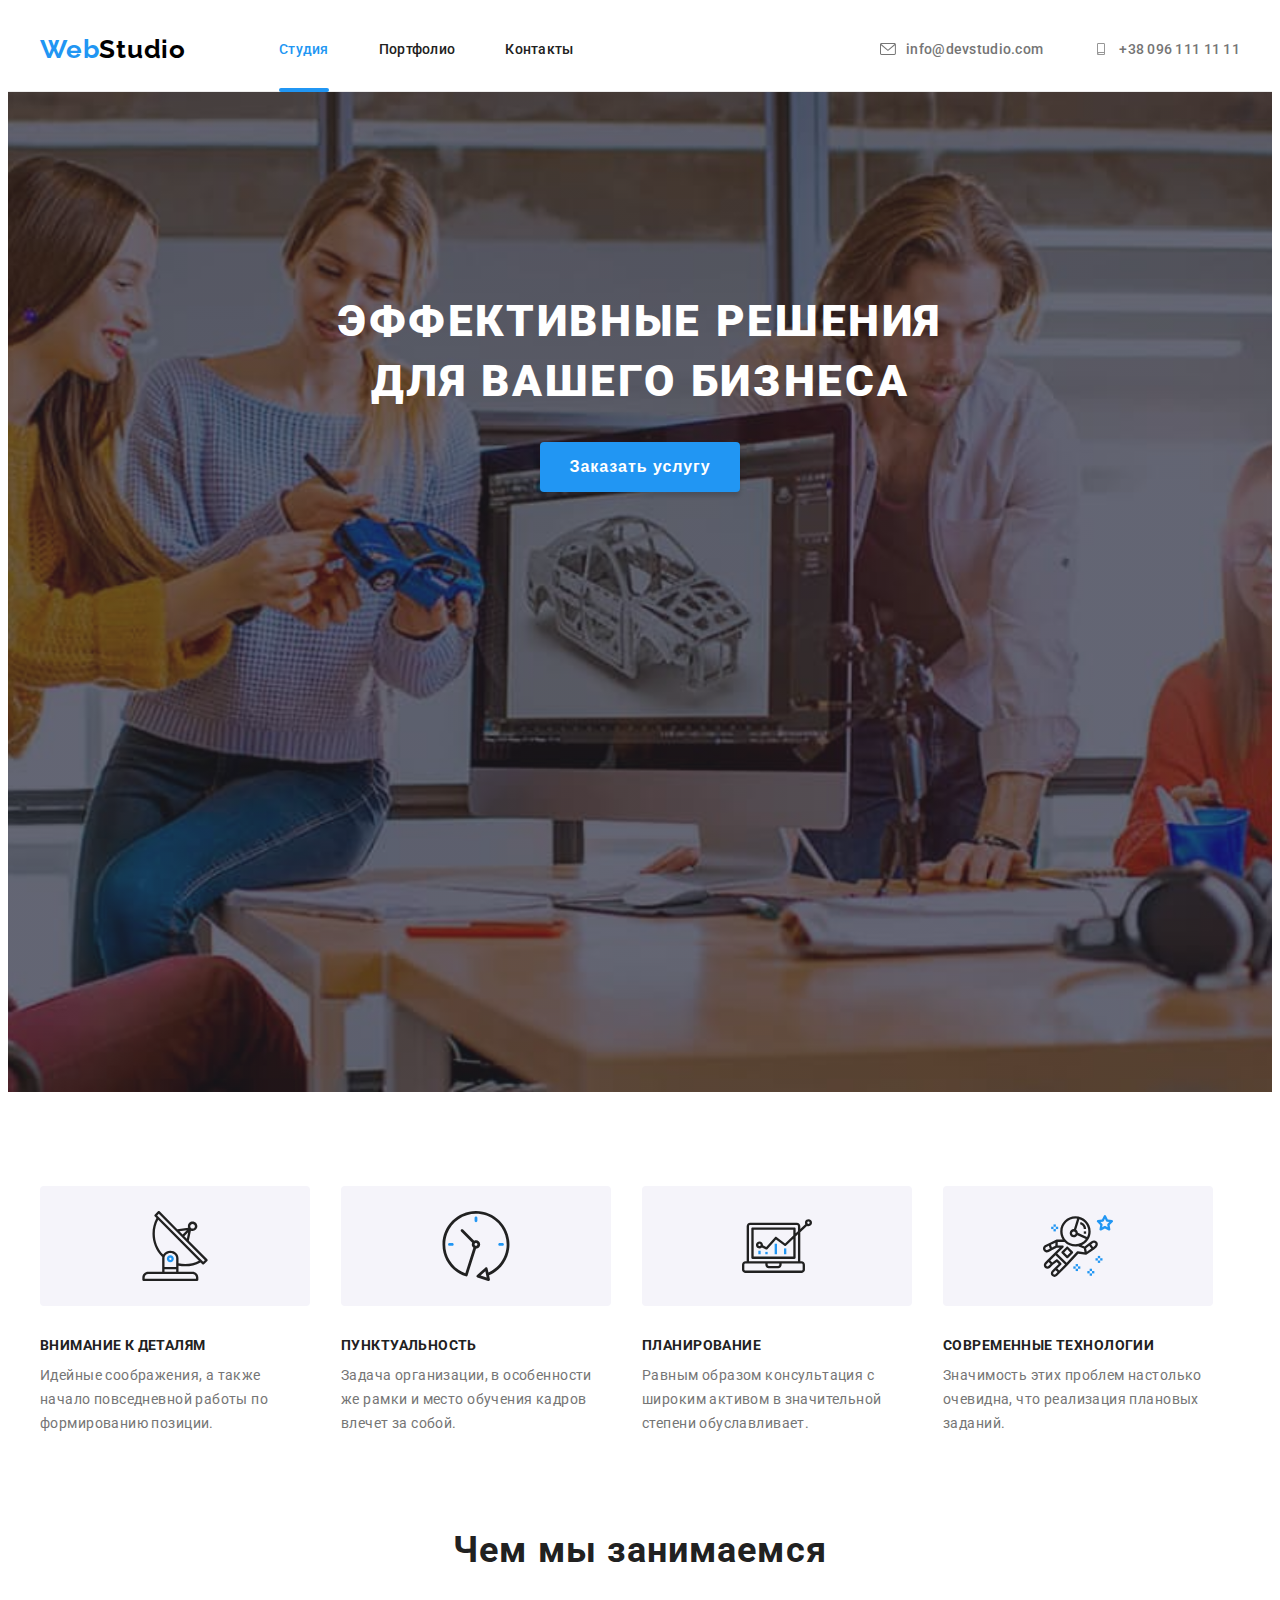
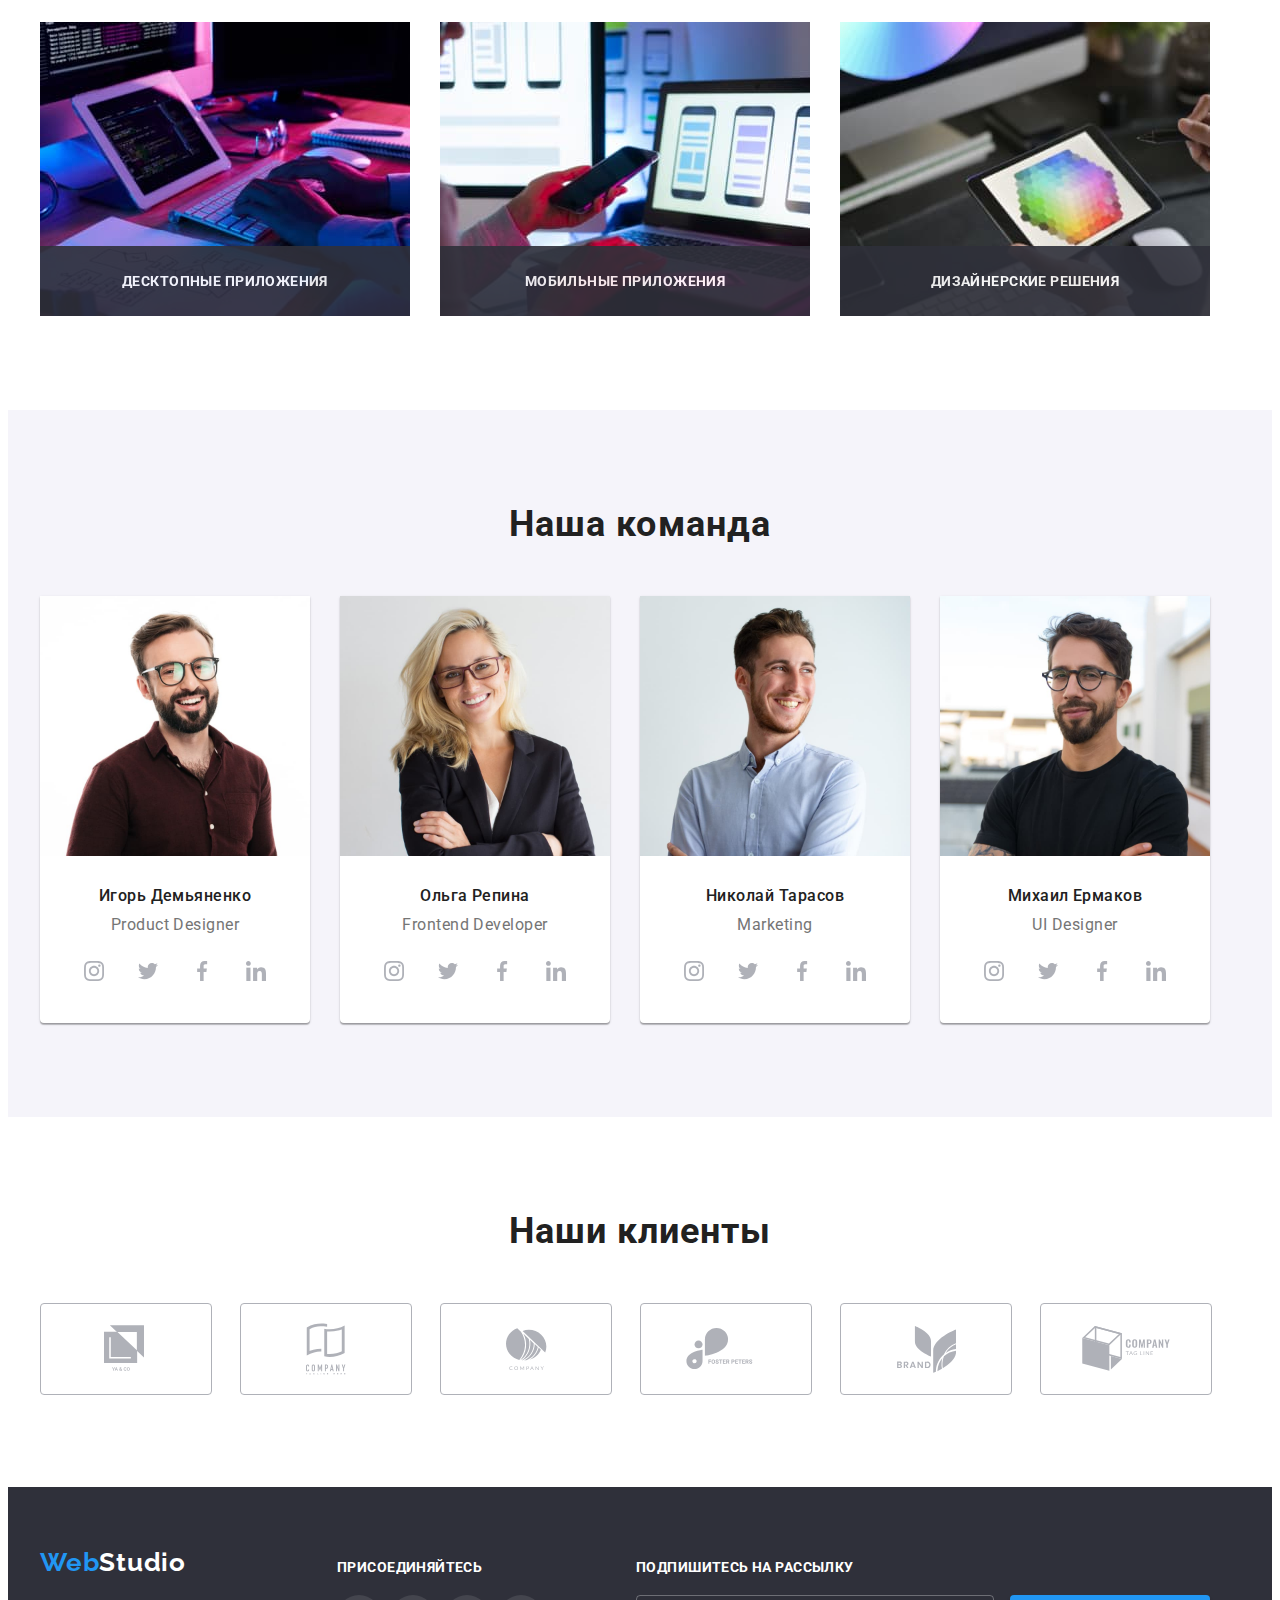
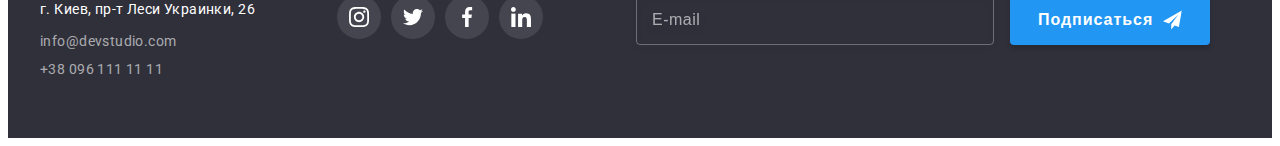
<file: index.html>
<!DOCTYPE html>
<html lang="ru">
<head>
    <meta charset="UTF-8">
    <meta name="viewport" content="width=device-width, initial-scale=1.0">
     <link rel="stylesheet" href="https://cdnjs.cloudflare.com/ajax/libs/modern-normalize/1.0.0/modern-normalize.css" integrity="sha512-Zx6MlUMKSVJoQ+83OwhdILe8cSEsCzfqThJd7J/VA2UrK6Ctj85p+xzqfyuNXE5B1k25uUdmJ2OzItbBy9GHAQ==" crossorigin="anonymous" />
    <link rel="preconnect" href="https://fonts.gstatic.com">
    <link href="https://fonts.googleapis.com/css2?family=Raleway:wght@700&family=Roboto:wght@400;500;700;900&display=swap" rel="stylesheet">
     <link rel="stylesheet" href="./css/styles.css">
    <title>Web Studio</title>
</head>
<body>
    <header class="header">
        <div class="header-container">
                <nav class="navigation">
                    <!-- <div class="logo-container"> -->
                    <a class="logo link" href="./index.html"><span class="logo-web">Web</span>Studio</a> 
                   <!-- </div> -->
                    <ul class="navigation-list list">
                      <li class="navigation-list-item"><a class="navigation-list-link link current" href="#">Студия</a></li>
                       <li class="navigation-list-item"><a class="navigation-list-link link" href="./portfolio.html">Портфолио</a></li>
                      <li class="navigation-list-item"><a class="navigation-list-link link" href="#">Контакты</a></li>
                  </ul>   
                   
                </nav> 
                <ul class="contact-list list">
                        <li class="contact-list-item"><a class="contact-header-link link" href="mailto:info@devstudio.com">
                            <svg class="contact-icon">
                            <use href="./images/sprite.svg#icon-envelope"></use>
                             </svg>
                             info@devstudio.com</a></li>
                         <li class="contact-list-item"><a class="contact-header-link link" href="tel:+380961111111">
                             <svg class="contact-icon">
                            <use href="./images/sprite.svg#icon-smartphone"></use>
                             </svg>
                            +38 096 111 11 11</a></li>
                  </ul>  
                      
                  
        </div>
    </header>
    <main>
        <!--Секция Hero-->
        <section class="hero">
            
            <div class="container">
            <h1 class="hero-headline">Эффективные решения для вашего бизнеса</h1>
            <div class="hero-button">
            <button data-modal-open class="modal-button" type="button">Заказать услугу</button>
            </div>    
             </div>    
        </section>
       
        <!--секция преимущества-->
        <section class="advantages">
            <div class="container">
                <h2 class="visually-hidden">Web Studio</h2>
                <ul class="advantages-list list">
                <li class="advantages-list-item">
                    <div class="advnatages-icon-container">
                        <svg class="advantages-icon">
                        <use href="./images/sprite.svg#icon-antenna"></use>
                    </svg>
                    </div>
                    <h3 class="advantages-headline">Внимание к деталям</h3>
                    <p class="advantages-paragraph">Идейные соображения, а также начало повседневной работы по формированию позиции.</p>
                </li>
                <li class="advantages-list-item">
                    <div class="advnatages-icon-container">
                        <svg class="advantages-icon">
                        <use href="./images/sprite.svg#icon-clock"></use>
                    </svg>
                    </div>
                    <h3 class="advantages-headline">Пунктуальность</h3>
                    <p class="advantages-paragraph">Задача организации, в особенности же рамки и место обучения кадров влечет за собой.</p>
                </li>
                <li class="advantages-list-item">
                    <div class="advnatages-icon-container">
                        <svg class="advantages-icon">
                        <use href="./images/sprite.svg#icon-diagram"></use>
                    </svg>
                    </div>
                    <h3 class="advantages-headline">Планирование</h3>
                    <p class="advantages-paragraph">Равным образом консультация с широким активом в значительной степени обуславливает.</p>
                </li>
                <li class="advantages-list-item">
                    <div class="advnatages-icon-container">
                        <svg class="advantages-icon">
                        <use href="./images/sprite.svg#icon-astronaut"></use>
                    </svg>
                    </div>
                    <h3 class="advantages-headline">Современные технологии</h3>
                    <p class="advantages-paragraph">Значимость этих проблем настолько очевидна, что реализация плановых заданий.</p>
                </li>
                </ul>      
            </div>      
        </section>
        <!--секция чем мы занимаемся-->
        <section class="what-we-do">
             <div class="what-we-do-cards container ">
                 <h2 class="what-we-do-headline">Чем мы занимаемся</h2>
                     <ul class="what-we-do-list list">
                         <li class="what-we-do-item">
                         <img class="what-we-do-img" src="./images/img1.jpg" alt="код на экране планшета">
                        <div class="waht-we-do-lower"><p class="what-we-do-description">Десктопные приложения</p>  
                        </div>
                        </li>
                         <li class="what-we-do-item">
                          <img class="what-we-do-img" src="./images/img2.jpg" alt="макет телефона на экране">
                        <div class="waht-we-do-lower"><p class="what-we-do-description">Мобильные приложения</p>    
                        </div>
                        </li>
                          <li class="what-we-do-item">
                         <img class="what-we-do-img" src="./images/img3.jpg" alt="цветовая палитра на экране планшета">
                        <div class="waht-we-do-lower"><p class="what-we-do-description">Дизайнерские решения</p>    
                        </div>
                        </li>                
                     </ul>
            </div>
        </section>
        <!--секция Наша команда-->
        <section class="our-team-section">
            <div class="our-team container">
                 <h2 class="our-team-headline">Наша команда</h2>
                <ul class="our-team-list list">
                    <li class="our-team-item">
                        
                            <img class="our-team-img" width="270" src="./images/igor.jpg" alt="Игорь Демьяненко">
                        <div class="team-card">
                            <h3 class="our-team-name">Игорь Демьяненко</h3>
                            <p class="our-team-p">Product Designer</p> 
                            <ul class="social-list list">
                            <li class="social-list-item"><a class="social-list-link" href=""><svg class="social-list-icon">
                                <use href="./images/sprite.svg#icon-instagram"></use>
                            </svg></a></li>
                            <li class="social-list-item"><a class="social-list-link" href=""><svg class="social-list-icon">
                                <use href="./images/sprite.svg#icon-twitter"></use>
                            </svg>
                            </a></li>
                            <li class="social-list-item"><a class="social-list-link" href=""><svg class="social-list-icon">
                                <use href="./images/sprite.svg#icon-facebook"></use>
                            </svg></a></li>
                            <li class="social-list-item"><a class="social-list-link" href=""><svg class="social-list-icon">
                                <use href="./images/sprite.svg#icon-linkedin"></use>
                            </svg></a></li> 
                            </ul>                        
                        </div>    
                    </li>
                    <li class="our-team-item">
                        
                            <img class="our-team-img" width="270" src="./images/olga.jpg" alt="Ольга Репина">
                         <div class="team-card">
                            <h3 class="our-team-name">Ольга Репина</h3>
                            <p class="our-team-p">Frontend Developer</p>
                            <ul class="social-list list">
                            <li class="social-list-item"><a class="social-list-link" href=""><svg class="social-list-icon">
                                <use href="./images/sprite.svg#icon-instagram"></use>
                            </svg></a></li>
                            <li class="social-list-item"><a class="social-list-link" href=""><svg class="social-list-icon">
                                <use href="./images/sprite.svg#icon-twitter"></use>
                            </svg></a></li>
                            <li class="social-list-item"><a class="social-list-link" href=""><svg class="social-list-icon">
                                <use href="./images/sprite.svg#icon-facebook"></use>
                            </svg></a></li>
                            <li class="social-list-item"><a class="social-list-link" href=""><svg class="social-list-icon">
                                <use href="./images/sprite.svg#icon-linkedin"></use>
                            </svg></a></li> 
                            </ul> 
                        </div>    
                    </li>
                        <li class="our-team-item">
                        
                            <img  class="our-team-img" width="270" src="./images/nikolay.jpg" alt="Николай Тарасов">
                        <div class="team-card">
                            <h3 class="our-team-name">Николай Тарасов</h3>
                            <p class="our-team-p">Marketing</p>  
                            <ul class="social-list list">
                            <li class="social-list-item"><a class="social-list-link" href=""><svg class="social-list-icon">
                                <use href="./images/sprite.svg#icon-instagram"></use>
                            </svg></a></li>
                            <li class="social-list-item"><a class="social-list-link" href=""><svg class="social-list-icon">
                                <use href="./images/sprite.svg#icon-twitter"></use>
                            </svg></a></li>
                            <li class="social-list-item"><a class="social-list-link" href=""><svg class="social-list-icon">
                                <use href="./images/sprite.svg#icon-facebook"></use>
                            </svg></a></li>
                            <li class="social-list-item"><a class="social-list-link" href=""><svg class="social-list-icon">
                                <use href="./images/sprite.svg#icon-linkedin"></use>
                            </svg></a></li> 
                            </ul>                                                      
                        </div>
                    </li>
                    <li class="our-team-item">
                        
                             <img class="our-team-img" width="270" src="./images/mihail.jpg" alt="Михаил Ермаков">
                        <div class="team-card">                             <h3 class="our-team-name">Михаил Ермаков</h3>
                            <p class="our-team-p">UI Designer</p>  
                            <ul class="social-list list">
                            <li class="social-list-item"><a class="social-list-link" href=""><svg class="social-list-icon">
                                <use href="./images/sprite.svg#icon-instagram"></use>
                            </svg></a></li>
                            <li class="social-list-item"><a class="social-list-link" href=""><svg class="social-list-icon">
                                <use href="./images/sprite.svg#icon-twitter"></use>
                            </svg></a></li>
                            <li class="social-list-item"><a class="social-list-link" href=""><svg class="social-list-icon">
                                <use href="./images/sprite.svg#icon-facebook"></use>
                            </svg></a></li>
                            <li class="social-list-item"><a class="social-list-link" href=""><svg class="social-list-icon">
                                <use href="./images/sprite.svg#icon-linkedin"></use>
                            </svg></a></li> 
                            </ul>    
                        </div>     
                    </li>
            </ul>
            </div>
        </section>
        <section class="clients">
            <div class="container">
                <h2 class="clients-headline">Наши клиенты</h2>
                <ul class="clients-list list">
                    <li class="clients-list-item"><a class="clients-link" href=""> 
                     <svg width="44.2px" height="49.2px" class="client-list-icon">
                                <use  href="./images/sprite.svg#icon-logo-1"></use>
                            </svg>   
                    </a>
                     </li>
                     <li class="clients-list-item"><a class="clients-link" href=""> 
                     <svg width="40px" height="52px" class="client-list-icon">
                                <use href="./images/sprite.svg#icon-logo-2"></use>
                            </svg>   
                    </a>
                     </li>
                     <li class="clients-list-item"><a class="clients-link" href=""> 
                     <svg width="41px" height="42.6px" class="client-list-icon">
                                <use href="./images/sprite.svg#icon-logo-3"></use>
                            </svg>   
                    </a>
                     </li>
                     <li class="clients-list-item"><a class="clients-link" href=""> 
                     <svg width="79.6px" height="42.0px" class="client-list-icon">
                                <use href="./images/sprite.svg#icon-logo-4"></use>
                            </svg>   
                    </a>
                     </li>
                     <li class="clients-list-item"><a class="clients-link" href=""> 
                     <svg width="59px" height="47px" class="client-list-icon">
                                <use href="./images/sprite.svg#icon-logo-5"></use>
                            </svg>   
                    </a>
                     </li>
                     <li class="clients-list-item"><a class="clients-link" href=""> 
                     <svg width="88.48px" height="45.4px" class="client-list-icon">
                                <use href="./images/sprite.svg#icon-logo-6"></use>
                            </svg>   
                    </a>
                     </li>
                </ul>


            </div>
            

        </section>
    </main>
    <!--футер-->
    <footer class="footer">
        <div class="footer-container">
            <div class="footer-left">
                <a class="logo-studio-footer link" href="./index.html"><span class="logo-web">Web</span>Studio</a> 
                <address class="adress">
                 <ul class="adress-list list">
                     <li class="adress-list-item"><p class="footer-p">г. Киев, пр-т Леси Украинки, 26</p></li>
                       <li class="adress-list-item"><a class="footer-link link" href="mailto:info@devstudio.com">info@devstudio.com</a></li>
                       <li class="adress-list-item"><a class="footer-link link" href="tel:+380961111111">+38 096 111 11 11</a></li>
                     </ul>
                 </address>
            </div>
            <div class="footer-right">
             <p class="footer-call">присоединяйтесь</p>
                <ul class="social-list-footer list">
                            <li class="social-list-item-footer"><a class="social-list-footer-link" href=""><svg class="social-list-icon">
                                <use href="./images/sprite.svg#icon-instagram"></use>
                            </svg></a></li>
                            <li class="social-list-item-footer"><a class="social-list-footer-link" href=""><svg class="social-list-icon">
                                <use href="./images/sprite.svg#icon-twitter"></use>
                            </svg></a></li>
                            <li class="social-list-item-footer"><a class="social-list-footer-link" href=""><svg class="social-list-icon">
                                <use href="./images/sprite.svg#icon-facebook"></use>
                            </svg></a></li>
                            <li class="social-list-item-footer"><a class="social-list-footer-link" href=""><svg class="social-list-icon">
                                <use href="./images/sprite.svg#icon-linkedin"></use>
                            </svg></a></li> 
                </ul>  
             </div>
             <div class="form-footer">
                 <form action="#">
                     <p class="footer-call">подпишитесь на рассылку</p>
                     <input  name="user-e-mail" type="email" required class="input-footer" placeholder="E-mail">
                     <button type="submit" class="footer-button">
                         <span class="footer-button-inside">
                            Подписаться <svg class="footer-button-icon">
                                <use href="./images/sprite.svg#icon-send"></use>
                                </svg>
                            </span>
                        </button>
                 </form>
             </div>
        </div>
    </footer>
 
<div class="backdrop is-hidden" data-modal>
    <div class="modal">
        <div class="modal-close">
            <button data-modal-close class="modal-cross-link"> 
                <svg class="modal-icon">
              <use href="./images/sprite.svg#icon-cross"></use>
            </svg>
             </button>
             </div> 
             
            <form action="#" class="modal-form">
                <p class="form-call">Оставьте свои данные, мы вам перезвоним</p>
            
            
            <label class="modal-form-input-label">
                <span class="form-label">Имя</span>
            <span class="modal-form-input-wraper"> <input  name="modal-username" type="text" class="modal-form-input" minlength="2" required>
              <svg class="modal-input-icon">
              <use href="./images/sprite.svg#user"></use>
            </svg>  
            
            </span>
            </label>
            
            
            <label  class="modal-form-input-label">
              <span class="form-label">Телефон</span>
            <span class="modal-form-input-wraper"> <input  name="modal-user-tel" type="tel" pattern="[0-9]{10}" class="modal-form-input" required>
              <svg class="modal-input-icon">
              <use href="./images/sprite.svg#tel"></use>
            </svg>  
            </span>
            </label>

            <label class="modal-form-input-label">
               <span class="form-label">Почта</span>
            <span class="modal-form-input-wraper"> <input  name="modal-mail" type="email" class="modal-form-input" required>
              <svg class="modal-input-icon">
              <use href="./images/sprite.svg#e-mail"></use>
            </svg>  
            </span>
            </label>

            <label for="modal-massage" class="modal-form-input-label">
                <span class="form-label">Комментарий</span> 
                            <textarea name="modal-form-message" placeholder="Введите текст" id="modal-massage" class="modal-form-input-text"></textarea>

            </label>
            
            <div class="policy-wraper">
             <input type="checkbox" name="user-policy" id="policy-check"
                    class="modal-form-check-policy visually-hidden" required>
                <label for="policy-check" class="modal-form-label-policy">Соглашаюсь с рассылкой и принимаю &nbsp;<a href="#" class="link-policy"> Условия
                        договора</a> </label>
            </div>

            <button type="submit" class="modal-form-button" >Отправить</button>
        
              </form>
   
    </div>
    
</div>
<script src="./js/modal.js"></script>
</body>
</html>
</file>
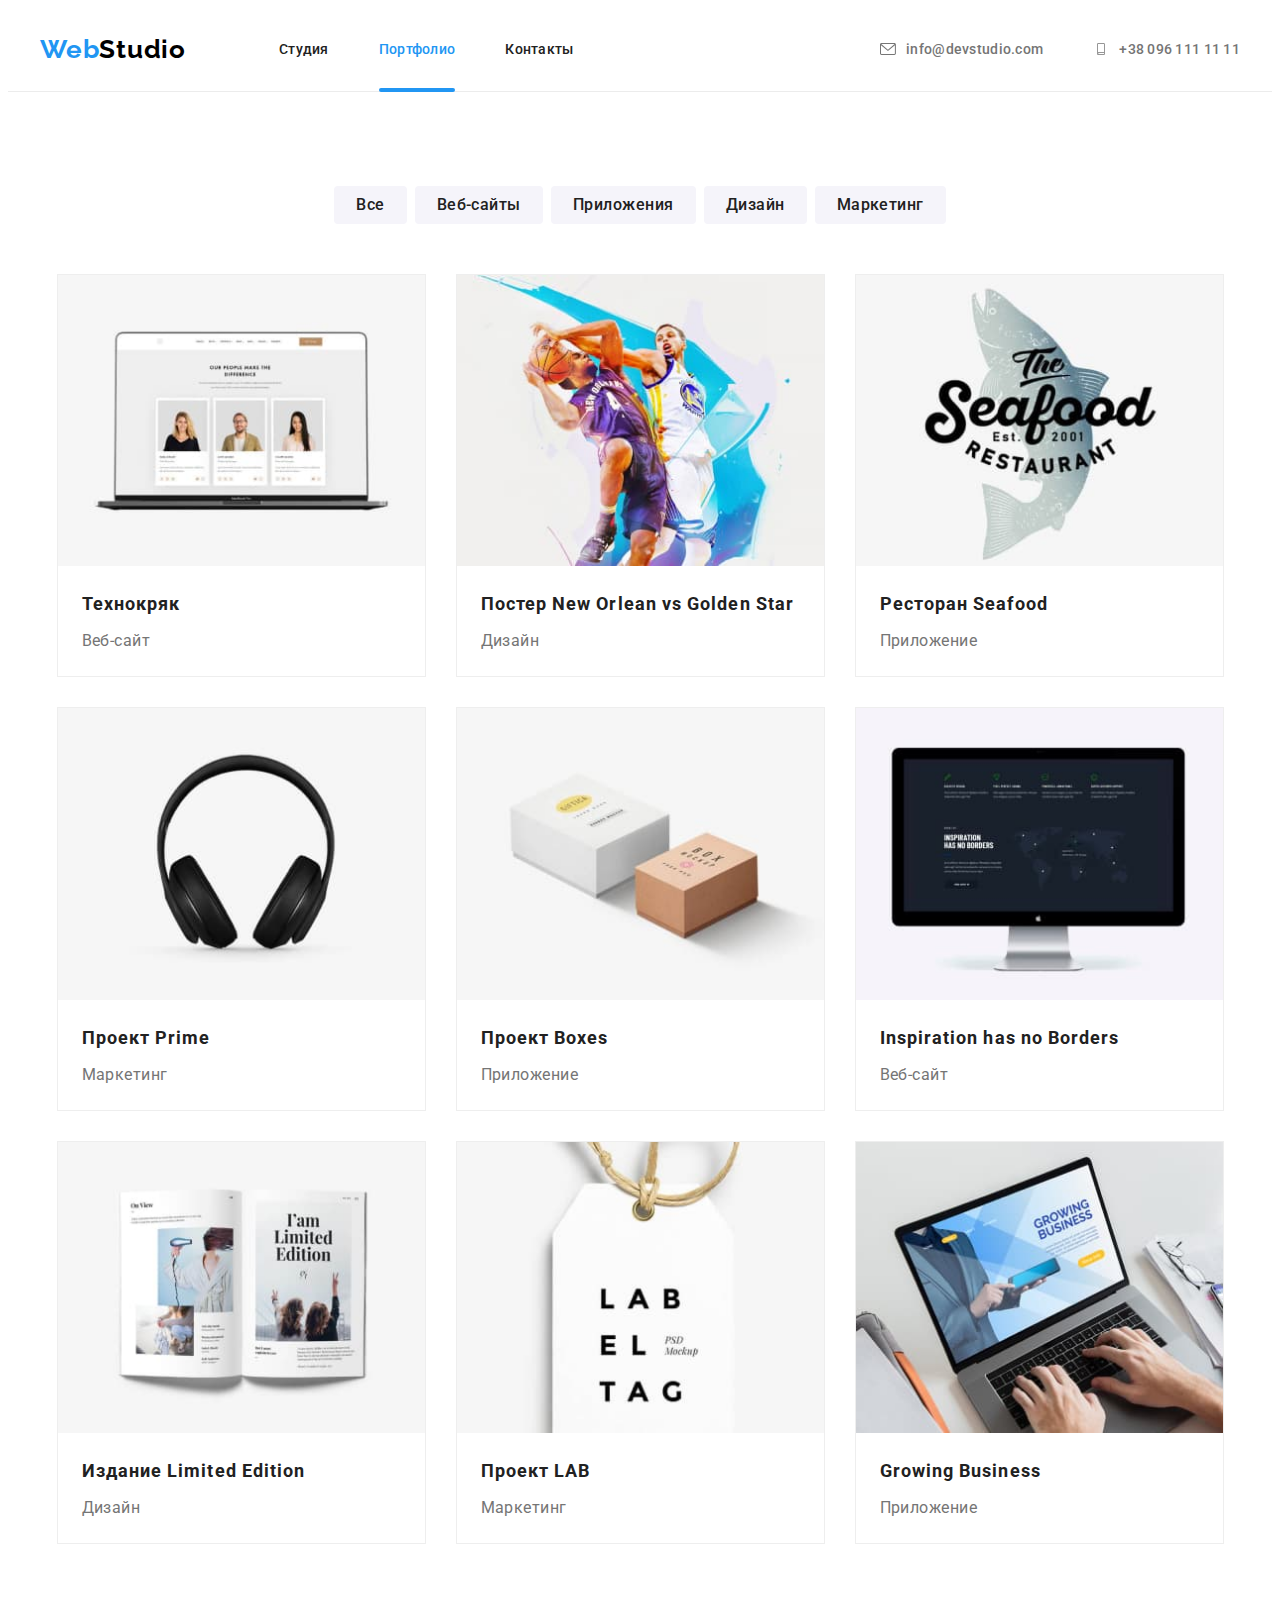
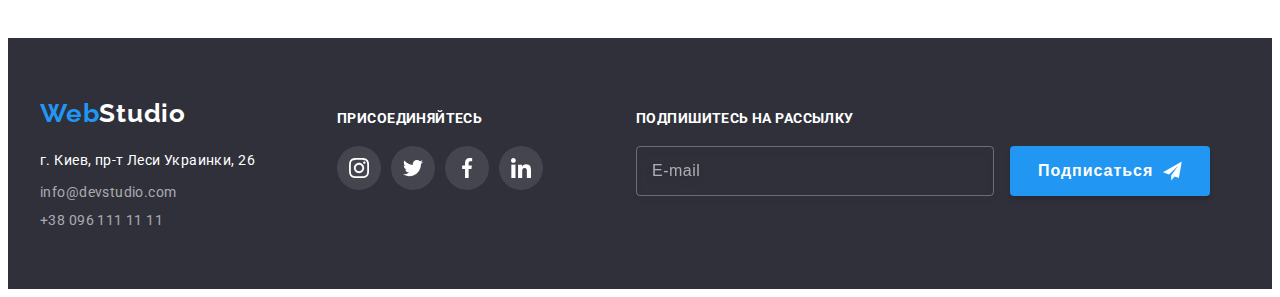
<file: portfolio.html>
<!DOCTYPE html>
<html lang="ru">
<head>
    <meta charset="UTF-8">
    <meta name="viewport" content="width=device-width, initial-scale=1.0">
     <link rel="stylesheet" href="https://cdnjs.cloudflare.com/ajax/libs/modern-normalize/1.0.0/modern-normalize.css" integrity="sha512-Zx6MlUMKSVJoQ+83OwhdILe8cSEsCzfqThJd7J/VA2UrK6Ctj85p+xzqfyuNXE5B1k25uUdmJ2OzItbBy9GHAQ==" crossorigin="anonymous" />
     <link rel="preconnect" href="https://fonts.gstatic.com">
     <link href="https://fonts.googleapis.com/css2?family=Raleway:wght@700&family=Roboto:wght@400;500;700;900&display=swap" rel="stylesheet">
     <link rel="stylesheet" href="./css/styles.css">
    <title>Web Studio</title>
</head>
<body>
   <header class="header">
        <div class="header-container">
                <nav class="navigation">
                    <!-- <div class="logo-container"> -->
                    <a class="logo link" href="./index.html"><span class="logo-web">Web</span>Studio</a> 
                   <!-- </div> -->
                    <ul class="navigation-list list">
                      <li class="navigation-list-item"><a class="navigation-list-link link" href="./index.html">Студия</a></li>
                       <li class="navigation-list-item"><a class="navigation-list-link link current" href="#">Портфолио</a></li>
                      <li class="navigation-list-item"><a class="navigation-list-link link" href="#">Контакты</a></li>
                  </ul>   
                   
                </nav> 
                <ul class="contact-list list">
                        <li class="contact-list-item"><a class="contact-header-link link" href="mailto:info@devstudio.com">
                            <svg class="contact-icon">
                            <use href="./images/sprite.svg#icon-envelope"></use>
                             </svg>
                             info@devstudio.com</a></li>
                         <li class="contact-list-item"><a class="contact-header-link link" href="tel:+380961111111">
                             <svg class="contact-icon">
                            <use href="./images/sprite.svg#icon-smartphone"></use>
                             </svg>
                            +38 096 111 11 11</a></li>
                  </ul>  
                      
                  
        </div>
    </header>
    <main>
    <!--секция с контентом -->
      <section class="portfolio">
        <div class="container">
        <h1 class="visually-hidden">Портфолио webstudio</h1>  
        <h2 class="visually-hidden">Портфолио</h2>
        </div>
        <!--список с навигацией по портфолио-->
        <div class="container">
             <ul class="menu list">
            <li class="portfolio-menu-item"><button class="portfolio-button" type="button">Все</button></li>
            <li class="portfolio-menu-item"><button class="portfolio-button" type="button">Веб-сайты</button></li>
            <li class="portfolio-menu-item"><button class="portfolio-button" type="button">Приложения</button></li>
            <li class="portfolio-menu-item"><button class="portfolio-button" type="button">Дизайн</button></li>
            <li class="portfolio-menu-item"><button class="portfolio-button" type="button">Маркетинг</button></li>
             </ul> 
      </div>          
        <!--спсиок с ячейками портфолио-->
       <div class="container">
             <ul class="portfolio-list list">
            <li class="portfolio-list-item">
                <a class="portfolio-list-link link" href="">
                <div class="portfolio-thumb">
                    <p class="portfolio-thumb-description">Технокряк это современная площадка распространения коронавируса. Компании используют эту платформу для цифрового шпионажа и атак на защищённые сервера конкурентов.</p>
                    <img class="portfolio-img" src="./images/tehno.jpg" alt="Веб-сайт на ноутбуке">
                </div>
                    <div class="portfolio-card">
                <h3 class="portfolio-headline">Технокряк</h3>
                <p class="portfolio-paragraph">Веб-сайт</p>
                </div>
                </a>
            </li>
            <li class="portfolio-list-item">
                <a class="portfolio-list-link link" href="">
                    <div class="portfolio-thumb">
                        <p class="portfolio-thumb-description">Lorem ipsum dolor sit, amet consectetur adipisicing elit. Minima officia incidunt fuga voluptates quaerat optio voluptas, praesentium dolores animi possimus!</p>

                        <img class="portfolio-img" src="./images/basketball.jpg" alt="Дизайн баскетбольно постера">
                    </div>   
                <div class="portfolio-card">
                <h3 class="portfolio-headline">Постер New Orlean vs Golden Star</h3>
                <p class="portfolio-paragraph">Дизайн</p>
                </div>
                </a>
            </li>
            <li class="portfolio-list-item">
                 
                <a class="portfolio-list-link link" href="">
                 <div class="portfolio-thumb">    
                 <p class="portfolio-thumb-description">Lorem ipsum dolor sit amet consectetur adipisicing elit. Minima, explicabo. Consequatur mollitia rerum voluptate recusandae ratione cumque quibusdam, magni veniam aliquam modi libero fuga blanditiis atque laudantium excepturi. Inventore, quaerat.</p>

                    <img class="portfolio-img" src="./images/cafe-logo.jpg" alt="Лого ресторана">
                </div> 
                <div class="portfolio-card">
                <h3 class="portfolio-headline">Ресторан Seafood</h3>
                <p class="portfolio-paragraph">Приложение</p>
                </div>
                </a>
            </li>
            <li class="portfolio-list-item">
                <a class="portfolio-list-link link" href="">
                     <div class="portfolio-thumb">
                     <p class="portfolio-thumb-description">Lorem ipsum dolor sit amet consectetur adipisicing elit. Expedita, illo?</p>

                        <img class="portfolio-img" src="./images/headphones.jpg" alt="Наушники">
                     </div> 
                <div class="portfolio-card">
                <h3 class="portfolio-headline">Проект Prime</h3>
                <p class="portfolio-paragraph">Маркетинг</p>
                </div>
                </a>
            </li>
            <li class="portfolio-list-item">
                <a class="portfolio-list-link link" href="">
                     <div class="portfolio-thumb">
                     <p class="portfolio-thumb-description">Lorem, ipsum dolor sit amet consectetur adipisicing elit. Quod.</p>

                        <img class="portfolio-img" src="./images/boxes.jpg" alt="Картонные коробки">
                      </div>
                    <div class="portfolio-card">
                <h3 class="portfolio-headline">Проект Boxes</h3>
                <p class="portfolio-paragraph">Приложение</p>
                </div>
                </a>
            </li>
            <li class="portfolio-list-item">
                <a class="portfolio-list-link link" href="">
                 <div class="portfolio-thumb">
                    <p class="portfolio-thumb-description">Lorem ipsum dolor sit, amet consectetur adipisicing elit. Odit id voluptatum velit!</p>

                    <img class="portfolio-img" src="./images/mac.jpg" alt="iMac с открытым приложением">
                 </div>
                    <div class="portfolio-card">
                <h3 class="portfolio-headline">Inspiration has no Borders</h3>
                <p class="portfolio-paragraph">Веб-сайт</p>
                </div>
                </a>
            </li>
            <li class="portfolio-list-item">
                <a class="portfolio-list-link link" href="">
                 <div class="portfolio-thumb">
                     <p class="portfolio-thumb-description">Lorem ipsum dolor sit amet consectetur adipisicing elit. Ullam dolorum at atque corrupti mollitia.</p>

                    <img class="portfolio-img" src="./images/book.jpg" alt="Открытая книга">
                </div>
                    <div class="portfolio-card">
                <h3 class="portfolio-headline">Издание Limited Edition</h3>
                <p class="portfolio-paragraph">Дизайн</p>
                </div>
                </a>
            </li>
            <li class="portfolio-list-item">
                <a class="portfolio-list-link link" href="">
               <div class="portfolio-thumb">
                 <p class="portfolio-thumb-description">Lorem ipsum dolor sit amet consectetur, adipisicing elit.</p>
    
                <img class="portfolio-img" src="./images/tag.jpg" alt="Этикетка с логотипом">
                </div>
                    <div class="portfolio-card">
                <h3 class="portfolio-headline">Проект LAB</h3>
                <p class="portfolio-paragraph">Маркетинг</p>
                </div>
                </a>
            </li>
            <li class="portfolio-list-item">
                <a class="portfolio-list-link link" href="">
               <div class="portfolio-thumb">
                <p class="portfolio-thumb-description">Lorem ipsum dolor sit amet consectetur adipisicing.</p>
    
                <img class="portfolio-img" src="./images/laptop.jpg" alt="Веб-сайт на ноутбуке">
                 </div>
                    <div class="portfolio-card">
                <h3 class="portfolio-headline">Growing Business</h3>
                <p class="portfolio-paragraph">Приложение</p>
                </div>
                </a>
            </li>
        </ul>
        </div>
      </section>
        
    </main>
    <!--футер-->
     <footer class="footer">
        <div class="footer-container">
            <div class="footer-left">
                <a class="logo-studio-footer link" href="./index.html"><span class="logo-web">Web</span>Studio</a> 
                <address class="adress">
                 <ul class="adress-list list">
                     <li class="adress-list-item"><p class="footer-p">г. Киев, пр-т Леси Украинки, 26</p></li>
                       <li class="adress-list-item"><a class="footer-link link" href="mailto:info@devstudio.com">info@devstudio.com</a></li>
                       <li class="adress-list-item"><a class="footer-link link" href="tel:+380961111111">+38 096 111 11 11</a></li>
                     </ul>
                 </address>
            </div>
            <div class="footer-right">
             <p class="footer-call">присоединяйтесь</p>
                <ul class="social-list-footer list">
                            <li class="social-list-item-footer"><a class="social-list-footer-link" href=""><svg class="social-list-icon">
                                <use href="./images/sprite.svg#icon-instagram"></use>
                            </svg></a></li>
                            <li class="social-list-item-footer"><a class="social-list-footer-link" href=""><svg class="social-list-icon">
                                <use href="./images/sprite.svg#icon-twitter"></use>
                            </svg></a></li>
                            <li class="social-list-item-footer"><a class="social-list-footer-link" href=""><svg class="social-list-icon">
                                <use href="./images/sprite.svg#icon-facebook"></use>
                            </svg></a></li>
                            <li class="social-list-item-footer"><a class="social-list-footer-link" href=""><svg class="social-list-icon">
                                <use href="./images/sprite.svg#icon-linkedin"></use>
                            </svg></a></li> 
                </ul>  
             </div>
             <div class="form-footer">
                 <form action="#">
                     <p class="footer-call">подпишитесь на рассылку</p>
                     <input  name="user-e-mail" type="email" required class="input-footer" placeholder="E-mail">
                     <button type="submit" class="footer-button">
                         <div class="footer-button-inside">
                            Подписаться <svg class="footer-button-icon">
                                <use href="./images/sprite.svg#icon-send"></use>
                                </svg>
                         </div>
                        </button>
                 </form>
             </div>
        </div>
    </footer>
</body>
</html>
</file>
<file: css/styles.css>
/* переменные */
:root {
    --accent-color: #2196F3;
    --bg-color: #fff;
    --border-color: #ECECEC;
    --font-color: #757575;
    --hero-bg-color: #2F303A;
    --modal-button-hover:#188CE8;
    --logo-web-color: #000;
    --subtitle-font-color: #212121;
    --block-border-color: #eee;
    --block-bg:  #F5F4FA;
    --social-icon-contact: #AFB1B8;
    --transparent-bg: rgba(255, 255, 255, 0.1);
    --footer-input: rgba(255, 255, 255, 0.6);
    --placeholder-form:rgba(117, 117, 117, 0.5);
    --form-border: rgba(33, 33, 33, 0.2);

    
}
/* наследование */
body {
font-family: 'Roboto', sans-serif;
color: var(--font-color);    
}
/* утилиты */
p {
    margin: 0;
}
h1,
h2,
h3,
h4,
h5,
h6 {
    margin: 0;
}
img {
    display: block;
}
ul,
ol {
    margin: 0;
    padding: 0;
}
.link {
    text-decoration: none;
}
.list {
    list-style: none;
}

/* хедер */
.header-container {
    display: flex;
    width: 1200px;
    padding-left: 15px;
    padding-right: 15px;
    margin: 0 auto;
    }
.header {
border-bottom: 1px solid var(--border-color);
}


.logo.link {
   padding-top: 25px;
   padding-bottom: 24px;
}

.logo-web {
    font-style: normal;
    font-weight: bold;
    font-size: 26px;
    line-height: 1.192;
    /* identical to box height */
    letter-spacing: 0.03em;
    color: var(--accent-color);
    font-family: Raleway;
}
.logo {
    font-style: normal;
    font-weight: 700;
    font-size: 26px;
    line-height: 1.192;
    /* identical to box height */
    letter-spacing: 0.03em;
    color: var(--logo-web-color);
    font-family: Raleway;
}
.navigation {
    
    display: flex;
    flex-direction: row;
    flex-wrap: nowrap;
    align-items: center;
   /* justify-content: space-between; */

}
.navigation-list {
    
    display: flex;
    flex-direction: row;
    flex-wrap: wrap;
    padding:0;
    margin-left: 93px;  
}
.navigation-list-item {
    position: relative;
}


.navigation-list-item:not(:first-child) {
    margin-left: 50px;
}
.contact-list {
    display: flex;
    flex-direction: row;
    flex-wrap: wrap;
    padding:0;
    margin-left: auto;
   
}

.contact-list-item:not(:last-child) {
   margin-right: 50px; 
}
.contact-list-item {
    
}
.navigation-list-link {
    box-sizing: content-box;
    display: block;
    padding-top: 32px;
    padding-bottom: 32px;
    font-style: normal;
    font-weight: 500;
    font-size: 14px;
    line-height: 1.333;
    letter-spacing: 0.02em;
    color: var(--subtitle-font-color); 
    transition-property: color, background-color;
    transition-duration: 250ms;
    transition-timing-function: cubic-bezier(0.4, 0, 0.2, 1);
}




.contact-header-link {
    display: block;
    padding-top: 32px;
    padding-bottom: 32px;
    font-weight: 500;
    font-size: 14px;
    line-height: 1.333;
    letter-spacing: 0.02em;
    color: var(--font-color);
    fill: currentColor;
    font-style: normal;
    display: flex;
    align-items:center;
transition-property: color;
    transition-duration: 250ms;
   
    transition-timing-function: cubic-bezier(0.4, 0, 0.2, 1);

}
.navigation-list-link:hover,
.navigation-list-link:focus,
.contact-header-link:hover,
.contact-header-link:focus,
.navigation-list-link.current,
.navigation-list-link.current::after {
    color: var(--accent-color); 
    fill: currentColor;
}
.navigation-list-link.current::after
/* .navigation-list-link:hover::after,
.navigation-list-link:focus::after  */
    {
        position: absolute;
    bottom: -1px;
    content: "";
    display: block;
    width: 100%;
    height: 4px;
    border-radius: 2px;
    
    background-color: var(--accent-color);
}

.navigation-list-link::after {
      position: absolute;
    bottom: -1px;
    content: "";
    display: block;
    width: 100%;
    height: 4px;
    border-radius: 2px;
    
   transition-property: background-color;
    transition-duration: 250ms;
    background-color: transparent;
    transition-timing-function: cubic-bezier(0.4, 0, 0.2, 1);  
}


.contact-icon {
    display: inline-block;
    width: 16px;
    height: 12px;
    /* fill: var(--font-color); */
    margin-right: 10px;
   
    fill: currentColor;
    
}
/* Hero */

.visually-hidden {
  position: absolute !important;
  clip: rect(1px, 1px, 1px, 1px); /* IE6, IE7 */
  clip: rect(1px, 1px, 1px, 1px);
  padding: 0 !important;
  border: 0 !important;
  height: 1px !important;
  width: 1px !important;
  overflow: hidden;
}
.hero{
    display: block;
    padding-top: 200px;
    padding-bottom: 200px;
    /* justify-content: center;
    align-items: center; */
    
    max-width: 1600px;
    height: 600px;
    margin: 0 auto;
  
    text-align: center;
    
    background-color: var(--hero-bg-color);
    
    background-image: linear-gradient(
        rgba(47, 48, 58, 0.4),
        rgba(47, 48, 58, 0.4)
        ), url("../images/hero-bg.jpg");
    background-repeat: no-repeat;
    background-position: center;
    background-size: cover;
   
   
}
/* .overlay {
    
} */
.container {
    width: 1200px;
    padding-left: 15px;
    padding-right: 15px;
    margin: 0 auto;
    /* padding-bottom: 0; */
    
}
.hero-button {
    margin-top: 30px;
   
}

.hero-headline {
    
   
    font-style: normal;
    font-size: 44px;
    line-height: 1.363;
    text-align: center;
    letter-spacing: 0.06em;
    text-transform: uppercase;
    color: var(--bg-color);
    font-weight: 900;
    max-width: 696px;
    margin: 0 auto;
}
.modal-button {
    display: block;
    /* justify-content: center; */
    font-weight: 700;
    font-size: 16px;
    line-height: 1.875;
    font-style: normal;
    cursor: pointer;
    margin: 0 auto;
    /* margin-top: 30px; */
   
    
    
/* identica
l to box height, or 187% */

    text-align: center;
    letter-spacing: 0.06em;
    color: var(--bg-color);
    /* стиль кнопки */
    background: var(--accent-color);
    box-shadow: 0px 4px 4px rgba(0, 0, 0, 0.15);
    border-color: transparent;
    border-radius: 4px;
    min-width: 200px;
    border: 0;
    height: 50px;
    transition-property: background-color;
    transition-duration: 250ms;
    transition-timing-function: cubic-bezier(0.4, 0, 0.2, 1);
    
}
.modal-button:hover,
.modal-button:focus{
    background-color: var(--modal-button-hover);
}

.advnatages-icon-container {
    display: flex;
    justify-content: center;
    align-items: center;
    width: 270px;
    height: 120px;
    background-color: var(--block-bg);
    border-radius: 4px;
    margin-bottom: 30px;    
}
.advantages-icon {
width: 70px;
height: 70px;
}

.advantages {
padding-top: 94px;
padding-bottom: 94px;
}
.advantages-list {
    display: flex;
  /* padding-bottom: 94px; */
}
.advantages-list-item {
    width: 271px;
}
.advantages-list-item:not(:last-child){
    margin-right: 30px;
}
.advantages-headline {
font-style: normal;
font-weight: bold;
font-size: 14px;
line-height: 1.333;
letter-spacing: 0.03em;
text-transform: uppercase;
color: var(--subtitle-font-color);
margin-bottom: 10px;
}
.advantages-paragraph {
    font-style: normal;
font-weight: normal;
font-size: 14px;
line-height: 1.714;
/* or 171% */
letter-spacing: 0.03em;
color: var(--font-color);
}
.what-we-do {
    padding-bottom: 94px;
}
.what-we-do-headline,
.our-team-headline {
    font-style: normal;
    font-weight: bold;
    font-size: 36px;
    line-height: 1.166;
    text-align: center;
    letter-spacing: 0.03em;
    color: var(--subtitle-font-color);
    margin-bottom: 50px;
}

.what-we-do-list {
    display: flex;
    margin: -15px;
}
.what-we-do-item{
margin: 15px;
width: 370px;
position: relative;
}

.waht-we-do-lower {
    display: flex;
    align-items: center;
    justify-content: center;
   
width: 100%;
height: 70px;
position: absolute;

    
    bottom: 0;
    width: 100%;
    background-color: var(--hero-bg-color);
    opacity: 0.9;
    
    z-index: 2;
}


.what-we-do-description {
    
font-weight: bold;
font-size: 14px;
line-height: 1.142;
text-align: center;
letter-spacing: 0.03em;
text-transform: uppercase;

color: var(--bg-color);


}

/* .paddingbotom {
     padding-bottom: 94px;
} */
.our-team-section {
    background-color: var(--block-bg);
    padding-top: 94px;
    padding-bottom: 94px;
}
.our-team-list {
    display: flex;
    flex-wrap: wrap;
    margin: -15px;
}

.our-team-item {
    
    /* height: 368px; */
    margin: 15px;
    box-shadow: 0px 1px 3px rgba(0, 0, 0, 0.12), 0px 1px 1px rgba(0, 0, 0, 0.14), 0px 2px 1px rgba(0, 0, 0, 0.2);
    border-radius: 0px 0px 4px 4px;
    background-color: #fff;
    
}
.team-card {
    
    /* padding-top: 30px;
    padding-bottom: 30px;
    padding-left: 30px;
    padding-right: 32px; */
    padding: 30px 32px;

}
.our-team-name {
    font-weight: 500;
    font-size: 16px;
    line-height: 1.187;
    /* identical to box height */
    text-align: center;
    letter-spacing: 0.03em;
    color: var(--subtitle-font-color);
    font-style: normal;
    margin-bottom: 10px;
}
.our-team-p {
    font-weight: normal;
    font-size: 16px;
    line-height: 1.187;
    /* identical to box height */
    text-align: center;
    letter-spacing: 0.03em;
    color: var(--font-color);
    font-style: normal;
    margin-bottom: 15px;
    
}
.social-list {
    display: flex;
}
.social-list-item {
    display: block;
    width: 44px;
    height: 44px;   
}

.social-list-item:not(:last-child) {
    margin-right: 10px;
}

.social-list-link {
    display: flex;
    justify-content: center;
    align-items: center;
    background-color: var(--bg-color);
    border-radius: 50%;
    width: 100%;
    height: 100%;
    fill: var(--social-icon-contact);
     transition-property: fill, background-color;
    transition-duration: 250ms;
    transition-timing-function: cubic-bezier(0.4, 0, 0.2, 1);
}
.social-list-link:hover,
.social-list-link:focus,
 .social-list-footer-link:hover,
.social-list-footer-link:focus {
background-color: var(--accent-color);
fill: var(--bg-color);
}

.social-list-icon {
width: 20px;
height: 20px;
fill: inherit;
}

.clients {
    background-color: var(--bg-color);
    padding-top: 94px;
    padding-bottom: 94px;
}
.clients-headline {
  font-style: normal;
    font-weight: bold;
    font-size: 36px;
    line-height: 1.166;
    text-align: center;
    letter-spacing: 0.03em;
    color: var(--subtitle-font-color);
    margin-bottom: 50px;  
}
.clients-list {
    display: flex;
    margin: -15px;
}
.clients-list-item {
    display: block;
    margin: 15px;
    width: 170px;
    height: 90px;
}
.clients-link {
    display: flex;
    justify-content: center;
    align-items: center;
    background-color: var(--bg-color);
    width: 100%;
    height: 100%;
    border: 1px;
    border-style: solid;
    border-radius: 4px;
    border-color: var(--social-icon-contact);
    fill: var(--social-icon-contact);
     transition-property: fill, background-color;
    transition-duration: 250ms;
    transition-timing-function: cubic-bezier(0.4, 0, 0.2, 1);
}
.clients-link:hover,
.clients-link:focus {
    border-color: var(--accent-color);
    fill: var(--accent-color);
}
/* .client-list-icon {
    width: 44.2px;
    height: 49.2px;
} */

/* footer */

.footer {
    background-color: var(--hero-bg-color);
     padding-bottom: 60px;
     padding-top: 60px;
}
.footer-container {
   
   
    width: 1200px;
    padding-left: 15px;
    padding-right: 15px;
    margin: 0 auto;
     display: flex;  
}
.footer-left {
    display: block;
    width: 227px;
    margin-right: 70px;

}
.footer-right {
    padding-top: 12px;
    margin-right: 93px;
}
.logo-studio-footer {
    display: block;
    font-style: normal;
    font-weight: bold;
    font-size: 26px;
    line-height: 1.192;
    /* identical to box height */
    letter-spacing: 0.03em;
    color: var(--bg-color);
    font-family: Raleway; 
    margin-bottom: 20px;
}

.footer-p {
    
    font-weight: normal;
    font-size: 14px;
    line-height: 1.714;
    /* or 171% */
    letter-spacing: 0.03em;
    color: var(--bg-color);
    font-style: normal;
}

.footer-link {
    font-weight: normal;
    font-size: 14px;
    line-height: 1.174;
    /* or 171% */
    letter-spacing: 0.03em;
    color: rgba(255, 255, 255, 0.6);
    font-style: normal;
    transition-property: color;
    transition-duration: 250ms;
    transition-timing-function: cubic-bezier(0.4, 0, 0.2, 1);
}
.footer-link:hover,
.footer-link:focus {
    color: var(--accent-color);
}
/* .adress {
    margin-top: 20px;
   
} */
.adress-list-item:not(:last-child){
    margin-bottom: 9px;
}
.footer-call {
    font-style: normal;
font-weight: bold;
font-size: 14px;
line-height: 16px;
letter-spacing: 0.03em;
text-transform: uppercase;
color: var(--bg-color);
margin-bottom: 20px;
}
.social-list-footer{
    display: flex;
    
}
.social-list-item-footer {
    display: block;
    width: 44px;
    height: 44px;   
}
.social-list-footer-link{
      display: flex;
    justify-content: center;
    align-items: center;
    
    border-radius: 50%;
    width: 100%;
    height: 100%;
    fill: var(--bg-color);
    background-color: var(--transparent-bg);
     transition-property: fill, background-color;
    transition-duration: 250ms;
    transition-timing-function: cubic-bezier(0.4, 0, 0.2, 1);
}
.social-list-item-footer:not(:last-child) {
 
    margin-right: 10px;
}
.form-footer {
    padding-top: 12px;
}
.input-footer {
    padding: 15px;
    width: 358px;
    height: 50px;
    border: 1px solid rgba(255, 255, 255, 0.3);
    box-sizing: border-box;
    filter: drop-shadow(0px 4px 4px rgba(0, 0, 0, 0.15));
    border-radius: 4px;
    background-color: transparent;
    font-size: 16px;
line-height: 1.25;
/* identical to box height, or 125% */
letter-spacing: 0.03em;

color: var(--bg-color);
margin-right: 12px;
}
.input-footer:focus {
    outline: none;
}
.input-footer::placeholder {
    color: var(--footer-input);
}

.footer-button {
width: 200px;
height: 50px;
background: var(--accent-color);
box-shadow: 0px 4px 4px rgba(0, 0, 0, 0.15);
border-radius: 4px;
padding: 10px 28px;
font-weight: bold;
font-size: 16px;
line-height: 1.875;
/* identical to box height, or 187% */
/* text-align: center; */
letter-spacing: 0.06em;
color: var(--bg-color);
border-style: none;

  transition-property: background-color;
    transition-duration: 250ms;
    transition-timing-function: cubic-bezier(0.4, 0, 0.2, 1);

}
.footer-button-icon {
    width: 24px;
    height: 24px;
    fill: var(--bg-color);
    margin-left: 10px;
}
.footer-button-inside {
    display: flex;
    align-items: center;
    
}
.footer-button:hover,
.footer-button:focus{
    background-color: var(--modal-button-hover);
    cursor: pointer;
}
/* MODAl */


.backdrop {
    position: fixed;
    top: 0;
    left: 0;
    width: 100%;
    height: 100%;
    opacity: 1;
    background-color: rgba(0, 0, 0, 0.2);
     transition-property: opacity;
    transition-duration: 250ms;
    transition-timing-function: cubic-bezier(0.4, 0, 0.2, 1);
     z-index: 2;
}
    

.modal {
    position: absolute;
    top: 50%;
    left: 50%;
    transform: translate(-50%, -50%);
    min-width: 528px;
    min-height: 581px;
    box-shadow: 0px 1px 3px rgba(0, 0, 0, 0.12), 0px 1px 1px rgba(0, 0, 0, 0.14), 0px 2px 1px rgba(0, 0, 0, 0.2);
    border-radius: 4px;
    background-color: var(--bg-color);
    padding: 40px; 
    opacity: 1;  
      transition-property: opacity;
    transition-duration: 250ms;
    transition-timing-function: cubic-bezier(0.4, 0, 0.2, 1); 
}

.is-hidden {
    opacity: 0;
    pointer-events: none; 
}
.modal-close {
 position: absolute;
    top: 8px;
    right: 8px;
    width: 30px;
    height: 30px;
}
.modal-cross-link {
    background-color: var(--bg-color);
    display: flex;
    justify-content: center;
    align-items: center;
    width: 100%;
    height: 100%;
    border-radius: 50%;
    border: 1px solid rgba(0, 0, 0, 0.1);
    cursor: pointer;
     transition-property: fill;
    transition-duration: 250ms;
    transition-timing-function: cubic-bezier(0.4, 0, 0.2, 1); 
}
.modal-cross-link:hover,
.modal-cross-link:focus {
fill: var(--accent-color);
}
.modal-icon {
    width: 11px;
    height: 11px;
}
.modal-form {
   display: flex;
   flex-direction: column;
}
.form-call {
    font-style: normal;
    font-weight: 700;
    font-size: 20px;
    line-height: 1.15;
    text-align: center;
    letter-spacing: 0.03em;
    color: var(--subtitle-font-color);
    margin-bottom: 12px;

}


.modal-form-input {
    
    display: block;
    width: 100%;
height: 40px;
border: 1px solid var(--form-border);
box-sizing: border-box;
border: 1px;
border-style: solid;
border-color: var(--form-border);
border-radius: 4px;
outline: none;

padding-left: 42px;
padding-top: 12px;


   transition-property: border-color;
    transition-duration: 250ms;
    transition-timing-function: cubic-bezier(0.4, 0, 0.2, 1);

}
.modal-input-icon{
    position: absolute;
    top: 50%;
    left: 12px;
    transform: translateY(-50%);
    width: 18px;
    height: 18px;
    fill: var(--subtitle-font-color);
     transition-property: fill;
    transition-duration: 250ms;
    transition-timing-function: cubic-bezier(0.4, 0, 0.2, 1);

}
.modal-form-input:focus {
    border-color:var(--accent-color);
}
.modal-form-input:focus + .modal-input-icon {
    fill: var(--accent-color);
}


.modal-form-input-label {
   
    display: block;
    font-family: Roboto;
font-style: normal;
font-weight: normal;
font-size: 12px;
line-height: 1.166;
/* identical to box height */

letter-spacing: 0.01em;

color: var(--font-color);


margin-bottom: 10px;
}

.modal-form-input-wraper{
    position: relative;
    display: block;
}
.form-label {
    display: block;
    margin-bottom: 4px;
    color: var(--font-color);
}
.policy-wraper {
    margin: 0 auto;
    margin-bottom: 30px;
}

.modal-form-input-text {
    display: block;
    padding: 12px 16px;
    margin-bottom: 20px;
    height: 120px;
    width: 100%;
    font-size: 14px;
  line-height: 1.143;
  letter-spacing: 0.01em;
  display: block;
  width: 100%;
 outline:none;
 resize: none;
 border: 1px solid;
 border-radius: 4px;
 
 border-color: var(--form-border);
 transition-property: border-color;
    transition-duration: 250ms;
    transition-timing-function: cubic-bezier(0.4, 0, 0.2, 1);
}
.modal-form-input-text:focus{
    border-color: var(--accent-color);
}
.modal-form-input-text::placeholder {
    color: var(--placeholder-form);
    
}

.modal-form-label-policy::before {
  display: inline-block;
  width: 16px;
  height: 15px;
  /* outline: 1px solid var(--font-color); */
  border: 1px solid black;
  border-radius: 2px;
  content: "";
  background-color: var(--bg-color);
  margin-right: 10px;
  

  /* vertical-align: middle; */
}

/* .modal-form-label-policy span {
  vertical-align: middle;
} */

.modal-form-check-policy:checked + .modal-form-label-policy::before {
  background-color: var(--accent-color);
  /* border: 4px solid #ffffff; */
  background-image: url(../images/check.svg);
  background-position: center;
  border-color: transparent;
 
}

.modal-form-check-policy:focus + .modal-form-label-policy::before 
{
  box-shadow: 0 0 0 2px var(--accent-color);
  
}

.modal-form-label-policy {
  display: flex;
  align-items: center;
  flex-wrap: wrap;
  
  /* font-size: 12px; */
  font-style: normal;
font-weight: normal;
font-size: 14px;
line-height: 3;
/* identical to box height, or 171% */

letter-spacing: 0.03em;

color: var(--font-color);

}
.modal-form-label-policy:hover{
     cursor: pointer;
}

/* .modal-form-check-policy:hover {
    cursor: pointer;
} */

.link-policy {
    color: var(--accent-color);
}
.modal-form-button {
   display: block;
  
    font-weight: 700;
    font-size: 16px;
    line-height: 1.875;
    font-style: normal;
    cursor: pointer;
    margin: 0 auto;


    text-align: center;
    letter-spacing: 0.06em;
    color: var(--bg-color);
    /* стиль кнопки */
    background: var(--accent-color);
    box-shadow: 0px 4px 4px rgba(0, 0, 0, 0.15);
    border-color: transparent;
    border-radius: 4px;
    min-width: 200px;
    border: 0;
    height: 50px;
    transition-property: background-color;
    transition-duration: 250ms;
    transition-timing-function: cubic-bezier(0.4, 0, 0.2, 1);
}
.modal-form-button:hover,
.modal-form-button:focus {
    background-color: var(--modal-button-hover);
    cursor: pointer;
}

/* portfolio */
.portfolio {
    padding-bottom: 94px;
    padding-top: 94px;
}
.menu {
    display: flex;
    justify-content: center;
    margin-bottom: 50px;
    }
.portfolio-menu-item:not(:last-child){
    padding-right: 8px;
}

.portfolio-button {
    font-family: Roboto;
    padding: 6px 22px 6px 22px;
    font-weight: 500;
    font-size: 16px;
    line-height: 1.625;
    /* identical to box height, or 162% */
    text-align: center;
    letter-spacing: 0.03em;
    color: var(--subtitle-font-color);
    background-color: var(--block-bg);
    border-radius: 4px;
    border-color: transparent;
    box-shadow: 0px 0px 0px rgba(0, 0, 0, 0.25);
    font-style: normal;
    border: 0px;
     transition-property: color, background-color, box-shadow;
    transition-duration: 250ms;
    transition-timing-function: cubic-bezier(0.4, 0, 0.2, 1);
}
.portfolio-button:hover, 
.portfolio-button:focus {
    cursor: pointer;
    color: var(--bg-color);
    background-color: var(--accent-color);
    box-shadow: 0px 3px 1px rgba(0, 0, 0, 0.1), 0px 1px 2px rgba(0, 0, 0, 0.08), 0px 2px 2px rgba(0, 0, 0, 0.12); 
} 



.portfolio-list {
    display: flex;
    flex-wrap: wrap;
    justify-content: center;
    margin: -15px;
}
.portfolio-thumb {
    
 width: 367px;
 position: relative;
 overflow: hidden;
}

.portfolio-thumb-description {
    display: flex;
  
  align-items: center;
  position: absolute;
    width: 100%;
    height: 100%;
    /* padding: 63px 24px 24px 24px; */
    padding-left: 24px;
    padding-right: 24px;
    vertical-align: middle;
    
    
    
    font-style: normal;
    font-weight: 400;
    font-size: 18px;
    line-height: 1.55;
    letter-spacing: 0.0292em;
    color: var(--bg-color);

    

    transform: translatey(101%);
    opacity: 0.9;
    background-color: var(--accent-color);
     transition-property: transform;
    transition-duration: 250ms;
    transition-timing-function: cubic-bezier(0.4, 0, 0.2, 1);
    }

.portfolio-list-link:hover .portfolio-thumb-description,
.portfolio-list-link:focus .portfolio-thumb-description {
   transform: translatey(0%); 
   
}
.portfolio-list-item:hover,
.portfolio-list-item:focus,
.portfolio-list-link:focus
{
    box-shadow: 0px 1px 1px rgba(0, 0, 0, 0.12), 0px 4px 4px rgba(0, 0, 0, 0.06), 1px 4px 6px rgba(0, 0, 0, 0.16);
    cursor: pointer;
}

.portfolio-img {
    width: 100%;
}
.portfolio-card {
    padding-top: 20px;
    padding: 20px;
    padding-left: 24px;
}
.portfolio-headline {
    margin-bottom: 4px;
}

.portfolio-list-item {
    margin: 15px;
    border: 1px;
    border-style: solid;
    border-color: var(--block-border-color);
    box-sizing: border-box;
    background-color: var(--bg-color);
    box-shadow: inherit;
}
.portfolio-headline {
    font-style: normal;
    font-size: 18px;
    line-height: 2;
    /* identical to box height, or 200% */
    letter-spacing: 0.06em;
    font-weight: bold;
    color: var(--subtitle-font-color);
}
.portfolio-paragraph {
    font-weight: normal;
    font-size: 16px;
    line-height: 1.875;
    /* identical to box height, or 187% */
    letter-spacing: 0.03em;
    color: var(--font-color);
    font-style: normal;
}
.portfolio-list-link {
   display: block;
}

.portfolio-list-link:focus .portfolio-thumb-desciption {
    opacity: 0.9;
}
</file>
